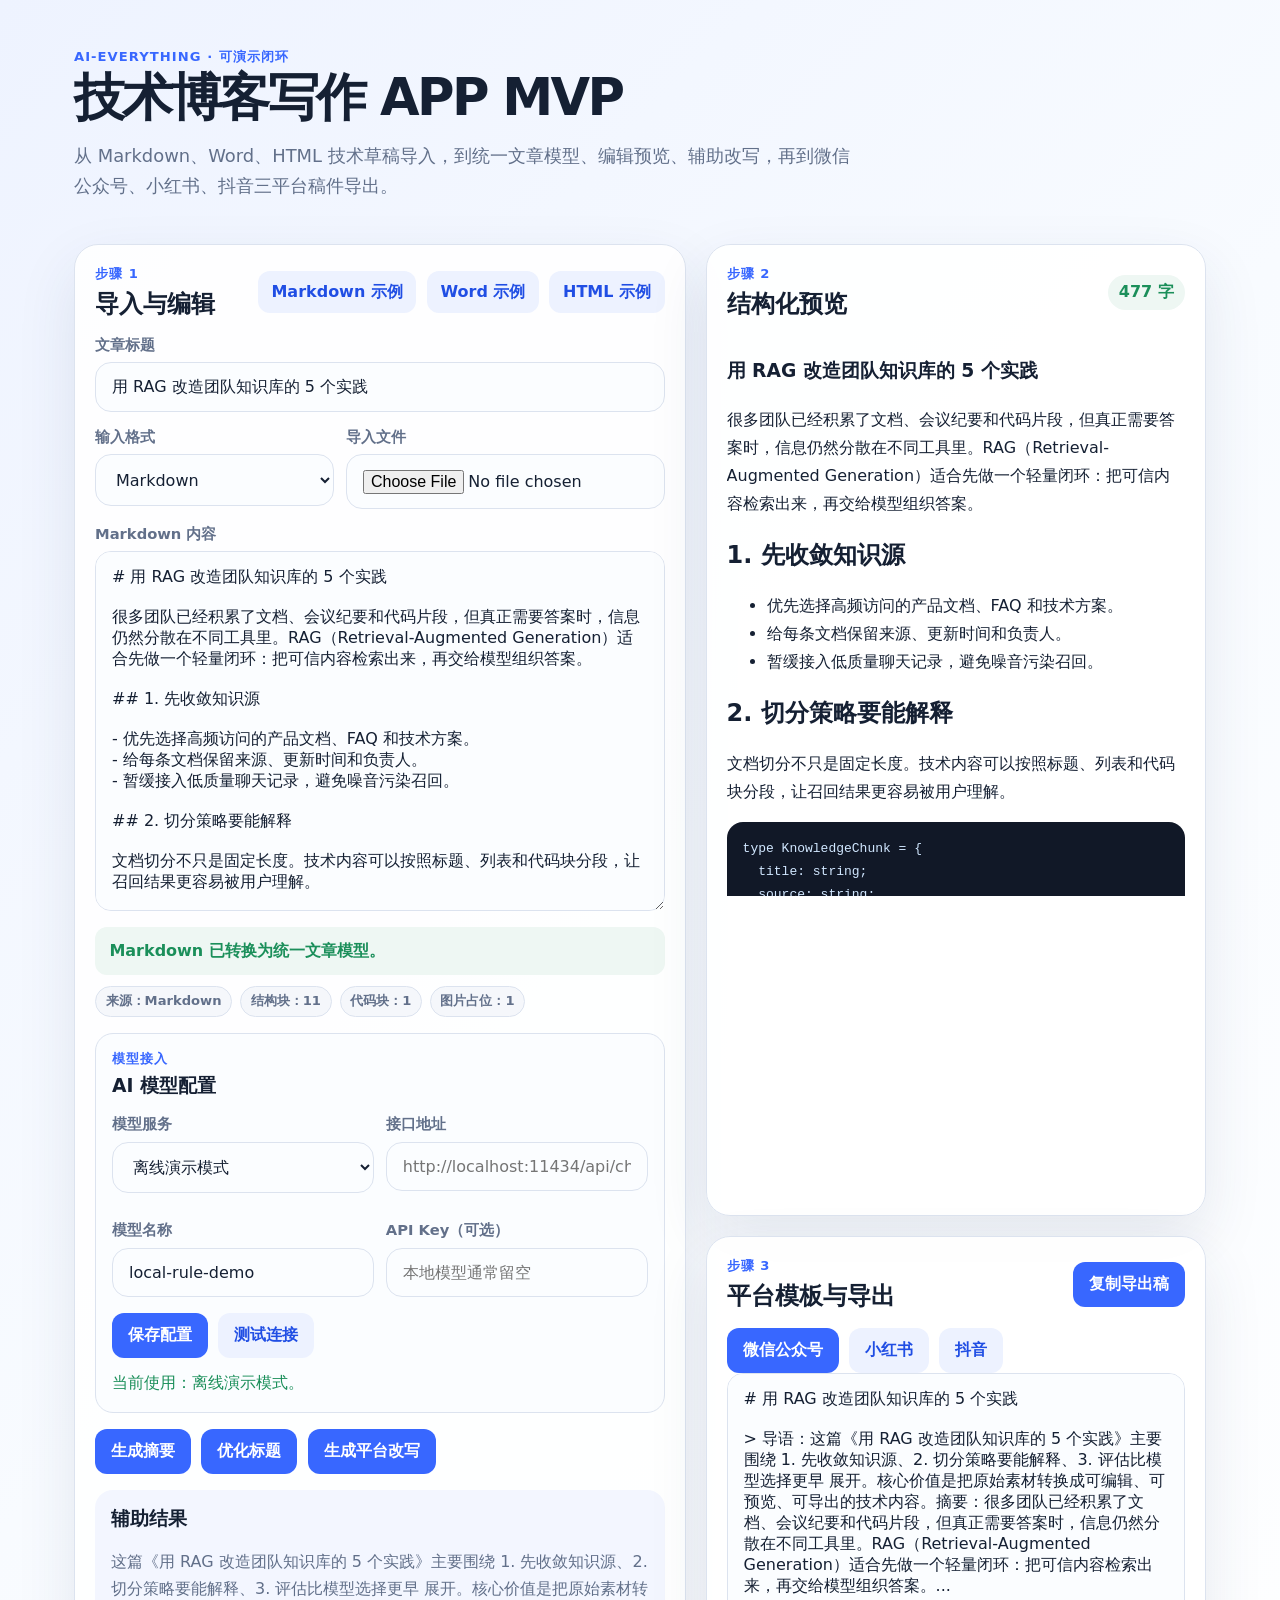
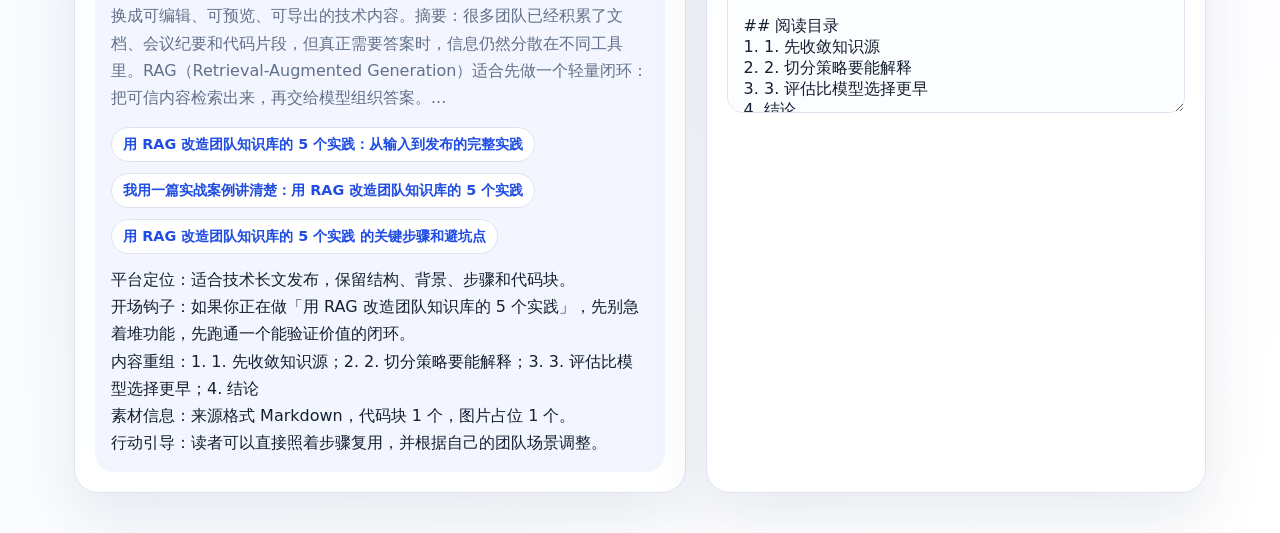
<file: index.html>
<!doctype html>
<html lang="zh-CN">
  <head>
    <meta charset="utf-8" />
    <meta name="viewport" content="width=device-width, initial-scale=1" />
    <title>Tech Blogger MVP Demo</title>
    <link rel="stylesheet" href="./styles.css" />
  </head>
  <body>
    <header class="hero">
      <p class="eyebrow">AI-Everything · 可演示闭环</p>
      <h1>技术博客写作 APP MVP</h1>
      <p>
        从 Markdown、Word、HTML 技术草稿导入，到统一文章模型、编辑预览、辅助改写，再到微信公众号、小红书、抖音三平台稿件导出。
      </p>
    </header>

    <main class="workspace">
      <section class="panel editor-panel" aria-labelledby="editor-heading">
        <div class="panel-header">
          <div>
            <p class="step">步骤 1</p>
            <h2 id="editor-heading">导入与编辑</h2>
          </div>
          <div class="sample-actions" aria-label="载入示例文章">
            <button data-sample-format="markdown" type="button">Markdown 示例</button>
            <button data-sample-format="word" type="button">Word 示例</button>
            <button data-sample-format="html" type="button">HTML 示例</button>
          </div>
        </div>

        <label for="article-title">文章标题</label>
        <input id="article-title" type="text" placeholder="输入技术文章标题" />

        <div class="import-controls">
          <div>
            <label for="input-format">输入格式</label>
            <select id="input-format" aria-label="输入格式">
              <option value="markdown">Markdown</option>
              <option value="word">Word / 富文本粘贴</option>
              <option value="html">HTML</option>
            </select>
          </div>
          <div>
            <label for="file-input">导入文件</label>
            <input id="file-input" type="file" accept=".md,.markdown,.html,.htm,.txt,.doc,.docx" />
          </div>
        </div>

        <label id="source-label" for="markdown-input">Markdown 内容</label>
        <textarea id="markdown-input" spellcheck="false" placeholder="粘贴 Markdown 技术草稿..."></textarea>

        <p id="import-status" class="import-status" role="status"></p>
        <div id="article-meta" class="article-meta" aria-label="统一文章模型元数据"></div>

        <section class="model-panel" aria-labelledby="model-heading">
          <div>
            <p class="step">模型接入</p>
            <h3 id="model-heading">AI 模型配置</h3>
          </div>
          <div class="model-grid">
            <div>
              <label for="model-provider">模型服务</label>
              <select id="model-provider">
                <option value="mock">离线演示模式</option>
                <option value="ollama">Ollama 本地模型</option>
                <option value="lmstudio">LM Studio 本地模型</option>
                <option value="openai-compatible">OpenAI 兼容接口</option>
              </select>
            </div>
            <div>
              <label for="model-endpoint">接口地址</label>
              <input id="model-endpoint" type="url" placeholder="http://localhost:11434/api/chat" />
            </div>
            <div>
              <label for="model-name">模型名称</label>
              <input id="model-name" type="text" placeholder="llama3.1" />
            </div>
            <div>
              <label for="model-api-key">API Key（可选）</label>
              <input id="model-api-key" type="password" autocomplete="off" placeholder="本地模型通常留空" />
            </div>
          </div>
          <div class="model-actions">
            <button id="save-model" type="button">保存配置</button>
            <button id="test-model" class="secondary" type="button">测试连接</button>
          </div>
          <p id="model-status" class="model-status" role="status"></p>
        </section>

        <div class="actions" aria-label="AI 辅助动作">
          <button id="summarize" type="button">生成摘要</button>
          <button id="optimize-title" type="button">优化标题</button>
          <button id="rewrite-platform" type="button">生成平台改写</button>
        </div>

        <section class="assist-card" aria-labelledby="assist-heading">
          <h3 id="assist-heading">辅助结果</h3>
          <p id="summary-output">载入或粘贴文章后，可生成摘要、标题建议和平台改写方向。</p>
          <div id="title-suggestions" class="chips"></div>
          <div id="rewrite-output" class="rewrite-output"></div>
        </section>
      </section>

      <section class="panel preview-panel" aria-labelledby="preview-heading">
        <div class="panel-header">
          <div>
            <p class="step">步骤 2</p>
            <h2 id="preview-heading">结构化预览</h2>
          </div>
          <span id="word-count" class="badge">0 字</span>
        </div>
        <article id="preview" class="preview empty">等待导入 Markdown 内容。</article>
      </section>

      <section class="panel export-panel" aria-labelledby="export-heading">
        <div class="panel-header">
          <div>
            <p class="step">步骤 3</p>
            <h2 id="export-heading">平台模板与导出</h2>
          </div>
          <button id="copy-export" type="button">复制导出稿</button>
        </div>

        <div class="template-tabs" role="tablist" aria-label="平台模板">
          <button class="active" data-template="wechat" type="button">微信公众号</button>
          <button data-template="xiaohongshu" type="button">小红书</button>
          <button data-template="douyin" type="button">抖音</button>
        </div>

        <textarea id="export-output" readonly aria-label="导出内容"></textarea>
        <p id="copy-status" class="copy-status" role="status"></p>
      </section>
    </main>

    <script src="./src/app.js"></script>
  </body>
</html>
</file>
<file: styles.css>
:root {
  color-scheme: light;
  --bg: #f5f7fb;
  --panel: #ffffff;
  --text: #152033;
  --muted: #62708a;
  --line: #dce3ef;
  --primary: #3867ff;
  --primary-dark: #204ee4;
  --accent: #f3f6ff;
  --success: #1b8f5a;
  font-family: Inter, "PingFang SC", "Microsoft YaHei", system-ui, sans-serif;
}

* {
  box-sizing: border-box;
}

body {
  margin: 0;
  background: linear-gradient(135deg, #eef3ff 0%, #f8fbff 45%, #fff 100%);
  color: var(--text);
}

button,
input,
select,
textarea {
  font: inherit;
}

button {
  border: 0;
  border-radius: 12px;
  background: var(--primary);
  color: #fff;
  cursor: pointer;
  font-weight: 700;
  padding: 0.75rem 1rem;
  transition: transform 0.15s ease, background 0.15s ease, box-shadow 0.15s ease;
}

button:hover {
  background: var(--primary-dark);
  box-shadow: 0 8px 20px rgb(56 103 255 / 18%);
  transform: translateY(-1px);
}

button.secondary,
.template-tabs button {
  background: #edf2ff;
  color: var(--primary-dark);
}

.template-tabs button.active {
  background: var(--primary);
  color: #fff;
}

.hero {
  margin: 0 auto;
  max-width: 1180px;
  padding: 3rem 1.5rem 1.5rem;
}

.eyebrow,
.step {
  color: var(--primary);
  font-size: 0.82rem;
  font-weight: 800;
  letter-spacing: 0.08em;
  margin: 0 0 0.35rem;
  text-transform: uppercase;
}

.hero h1 {
  font-size: clamp(2.2rem, 4vw, 4.5rem);
  letter-spacing: -0.05em;
  line-height: 1;
  margin: 0;
}

.hero p:last-child {
  color: var(--muted);
  font-size: 1.12rem;
  line-height: 1.7;
  max-width: 780px;
}

.workspace {
  display: grid;
  gap: 1.25rem;
  grid-template-columns: minmax(320px, 1.1fr) minmax(300px, 0.9fr);
  margin: 0 auto;
  max-width: 1180px;
  padding: 0 1.5rem 2.5rem;
}

.panel {
  background: rgb(255 255 255 / 90%);
  border: 1px solid var(--line);
  border-radius: 24px;
  box-shadow: 0 24px 60px rgb(42 59 94 / 10%);
  padding: 1.25rem;
}

.editor-panel {
  grid-row: span 2;
}

.panel-header {
  align-items: center;
  display: flex;
  gap: 1rem;
  justify-content: space-between;
  margin-bottom: 1rem;
}

.panel h2,
.panel h3 {
  margin: 0;
}

label {
  color: var(--muted);
  display: block;
  font-size: 0.92rem;
  font-weight: 700;
  margin: 1rem 0 0.45rem;
}

input,
select,
textarea {
  background: #fbfdff;
  border: 1px solid var(--line);
  border-radius: 16px;
  color: var(--text);
  outline: none;
  padding: 0.9rem 1rem;
  width: 100%;
}

input:focus,
textarea:focus {
  border-color: var(--primary);
  box-shadow: 0 0 0 4px rgb(56 103 255 / 10%);
}

#markdown-input {
  min-height: 360px;
  resize: vertical;
}

#export-output {
  min-height: 340px;
  resize: vertical;
}

.actions,
.sample-actions,
.template-tabs,
.chips {
  display: flex;
  flex-wrap: wrap;
  gap: 0.65rem;
}

.actions {
  margin: 1rem 0;
}

.sample-actions {
  justify-content: flex-end;
}

.sample-actions button {
  background: #edf2ff;
  color: var(--primary-dark);
  padding: 0.65rem 0.85rem;
}

.import-controls {
  display: grid;
  gap: 0.75rem;
  grid-template-columns: minmax(180px, 0.75fr) minmax(220px, 1fr);
}

.import-status {
  border-radius: 12px;
  font-weight: 700;
  line-height: 1.5;
  margin: 0.75rem 0 0;
  padding: 0.75rem 0.9rem;
}

.import-status.success {
  background: #eef7f3;
  color: var(--success);
}

.import-status.warning {
  background: #fff7e6;
  color: #9a6700;
}

.import-status.error {
  background: #fff0f0;
  color: #b42318;
}

.article-meta {
  display: flex;
  flex-wrap: wrap;
  gap: 0.5rem;
  margin-top: 0.65rem;
}

.article-meta span {
  background: #f5f7fb;
  border: 1px solid var(--line);
  border-radius: 999px;
  color: var(--muted);
  font-size: 0.82rem;
  font-weight: 700;
  padding: 0.35rem 0.6rem;
}

.assist-card {
  background: var(--accent);
  border-radius: 18px;
  padding: 1rem;
}

.model-panel {
  background: #fbfdff;
  border: 1px solid var(--line);
  border-radius: 18px;
  margin-top: 1rem;
  padding: 1rem;
}

.model-grid {
  display: grid;
  gap: 0.75rem;
  grid-template-columns: repeat(2, minmax(0, 1fr));
}

.model-actions {
  display: flex;
  flex-wrap: wrap;
  gap: 0.65rem;
  margin-top: 1rem;
}

.model-status {
  color: var(--muted);
  line-height: 1.6;
  margin: 0.75rem 0 0;
  min-height: 1.5rem;
}

.model-status.success {
  color: var(--success);
}

.model-status.error {
  color: #b42318;
}

.assist-card p {
  color: var(--muted);
  line-height: 1.7;
}

.chip {
  background: #fff;
  border: 1px solid var(--line);
  border-radius: 999px;
  color: var(--primary-dark);
  cursor: pointer;
  font-size: 0.9rem;
  font-weight: 700;
  padding: 0.45rem 0.7rem;
}

.rewrite-output {
  color: var(--text);
  line-height: 1.7;
  margin-top: 0.75rem;
  white-space: pre-wrap;
}

.badge {
  background: #eef7f3;
  border-radius: 999px;
  color: var(--success);
  font-weight: 800;
  padding: 0.45rem 0.7rem;
}

.preview {
  line-height: 1.75;
  max-height: 560px;
  overflow: auto;
}

.preview.empty {
  color: var(--muted);
}

.preview pre {
  background: #111827;
  border-radius: 16px;
  color: #d1e7ff;
  overflow: auto;
  padding: 1rem;
}

.preview code {
  background: #eef2ff;
  border-radius: 6px;
  padding: 0.1rem 0.28rem;
}

.preview pre code {
  background: transparent;
  padding: 0;
}

.image-placeholder {
  align-items: center;
  background: #f7f9ff;
  border: 1px dashed var(--primary);
  border-radius: 16px;
  color: var(--muted);
  display: flex;
  gap: 0.75rem;
  margin: 1rem 0;
  padding: 1rem;
}

.image-placeholder span {
  background: var(--primary);
  border-radius: 999px;
  color: #fff;
  font-size: 0.8rem;
  font-weight: 800;
  padding: 0.25rem 0.55rem;
}

.copy-status {
  color: var(--success);
  font-weight: 700;
  min-height: 1.5rem;
}

@media (max-width: 900px) {
  .workspace {
    grid-template-columns: 1fr;
  }

  .editor-panel {
    grid-row: auto;
  }

  .import-controls {
    grid-template-columns: 1fr;
  }

  .model-grid {
    grid-template-columns: 1fr;
  }

  .panel-header {
    align-items: flex-start;
    flex-direction: column;
  }
}
</file>
